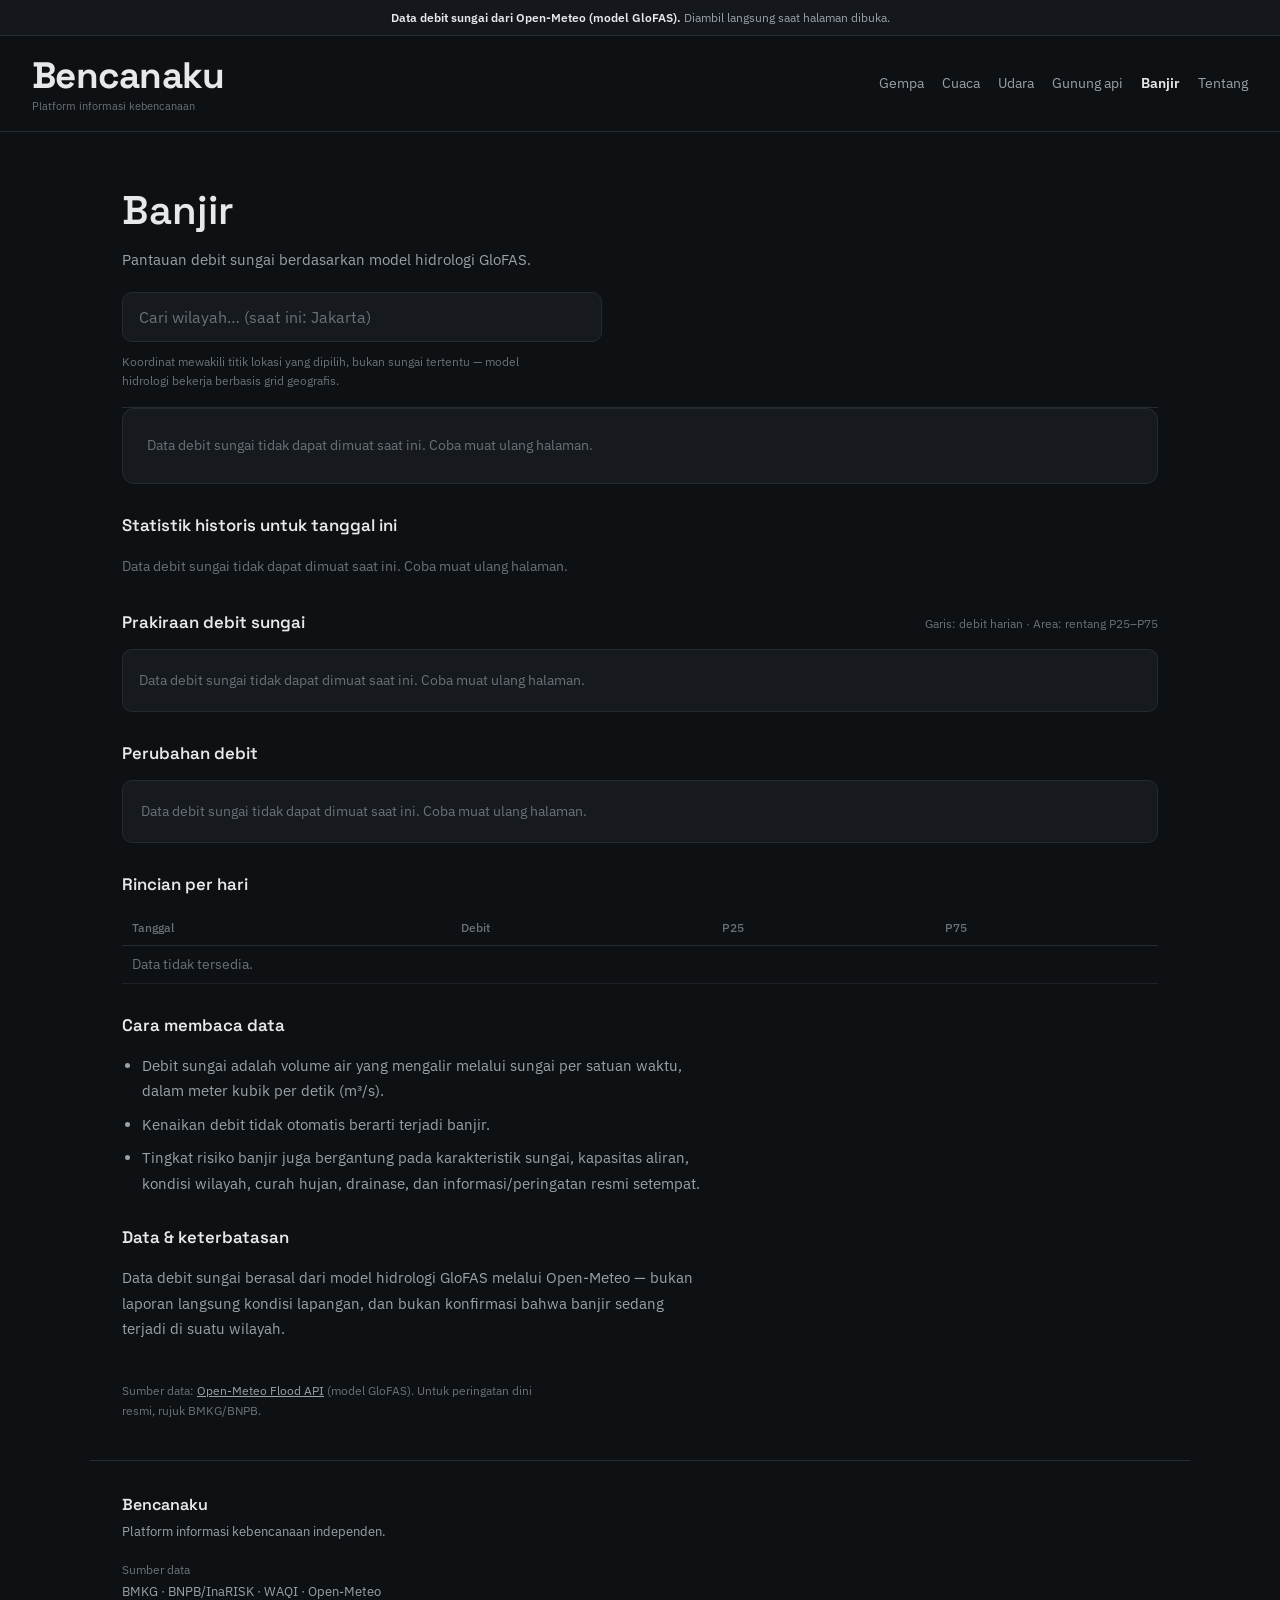
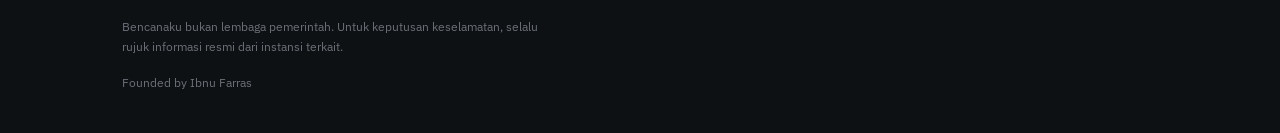
<file: banjir.html>
<!DOCTYPE html>
<html lang="id">
<head>
<meta charset="UTF-8">
<meta name="viewport" content="width=device-width, initial-scale=1.0">
<title>Banjir — Bencanaku</title>
<meta name="description" content="Pantauan debit sungai di Indonesia berdasarkan model hidrologi GloFAS via Open-Meteo.">
<link rel="preconnect" href="https://fonts.googleapis.com">
<link rel="preconnect" href="https://fonts.gstatic.com" crossorigin>
<link href="https://fonts.googleapis.com/css2?family=Space+Grotesk:wght@500;600;700&family=IBM+Plex+Sans:wght@400;500;600&family=IBM+Plex+Mono:wght@500;600&display=swap" rel="stylesheet">
<link rel="stylesheet" href="style.css">
<link rel="manifest" href="manifest.json">
<link rel="icon" type="image/png" sizes="32x32" href="favicon-32.png">
<link rel="icon" type="image/png" sizes="16x16" href="favicon-16.png">
<link rel="apple-touch-icon" href="icons/apple-touch-icon.png">
<meta name="theme-color" content="#0E1114">
</head>
<body>
 
<div class="demo-banner">
  <strong>Data debit sungai dari Open-Meteo (model GloFAS).</strong> Diambil langsung saat halaman dibuka.
</div>
 
<header class="site-header">
  <div class="header-row">
    <div class="brand">
      <a href="index.html" class="brand-link">
        <span class="brand-mark">Bencanaku</span>
        <span class="brand-sub">Platform informasi kebencanaan</span>
      </a>
    </div>
  </div>
  <nav class="site-nav">
    <a href="gempa.html">Gempa</a>
    <a href="cuaca.html">Cuaca</a>
    <a href="udara.html">Udara</a>
    <a href="gunung-api.html">Gunung api</a>
    <a href="banjir.html" style="color:var(--text); font-weight:600;">Banjir</a>
    <a href="tentang.html">Tentang</a>
  </nav>
</header>
 
<main>
 
  <section class="hero" style="padding-bottom: 16px;">
    <h1>Banjir</h1>
    <p class="hero-lead">Pantauan debit sungai berdasarkan model hidrologi GloFAS.</p>
 
    <div class="udara-search-wrap">
      <input type="text" id="floodSearch" class="udara-search-input" placeholder="Cari wilayah…" autocomplete="off">
      <ul id="floodSearchResults" class="region-dropdown" hidden></ul>
    </div>
    <p class="caveat-text">
      Koordinat mewakili titik lokasi yang dipilih, bukan sungai tertentu — model hidrologi bekerja berbasis grid geografis.
    </p>
  </section>
 
  <!-- Hero: debit sungai saat ini -->
  <section>
    <div id="floodHero" class="flood-hero">
      <p class="fallback-text">Memuat data debit sungai…</p>
    </div>
  </section>
 
  <!-- Statistik -->
  <section>
    <div class="section-head">
      <h2>Statistik historis untuk tanggal ini</h2>
    </div>
    <div id="floodStats" class="flood-stats-grid">
      <p class="fallback-text">Memuat…</p>
    </div>
  </section>
 
  <!-- Grafik -->
  <section>
    <div class="section-head">
      <h2>Prakiraan debit sungai</h2>
      <span class="section-note">Garis: debit harian · Area: rentang P25–P75</span>
    </div>
    <div id="floodChart" class="flood-chart-wrap">
      <p class="fallback-text">Memuat grafik…</p>
    </div>
  </section>
 
  <!-- Trend -->
  <section>
    <div class="section-head">
      <h2>Perubahan debit</h2>
    </div>
    <div id="floodTrend" class="flood-trend-box">
      <p class="fallback-text">Memuat…</p>
    </div>
  </section>
 
  <!-- Tabel prakiraan -->
  <section>
    <div class="section-head">
      <h2>Rincian per hari</h2>
    </div>
    <div class="flood-table-wrap">
      <table class="flood-table" id="floodTable">
        <thead>
          <tr><th>Tanggal</th><th>Debit</th><th>P25</th><th>P75</th></tr>
        </thead>
        <tbody id="floodTableBody">
          <tr><td colspan="4" class="fallback-text">Memuat…</td></tr>
        </tbody>
      </table>
    </div>
  </section>
 
  <!-- Edukasi -->
  <section>
    <div class="section-head">
      <h2>Cara membaca data</h2>
    </div>
    <ul class="flood-explainer-list">
      <li>Debit sungai adalah volume air yang mengalir melalui sungai per satuan waktu, dalam meter kubik per detik (m³/s).</li>
      <li>Kenaikan debit tidak otomatis berarti terjadi banjir.</li>
      <li>Tingkat risiko banjir juga bergantung pada karakteristik sungai, kapasitas aliran, kondisi wilayah, curah hujan, drainase, dan informasi/peringatan resmi setempat.</li>
    </ul>
  </section>
 
  <!-- Keterbatasan data -->
  <section>
    <div class="section-head">
      <h2>Data & keterbatasan</h2>
    </div>
    <p style="color: var(--text-dim); line-height: 1.7; max-width: 65ch;">
      Data debit sungai berasal dari model hidrologi GloFAS melalui Open-Meteo — bukan laporan langsung kondisi lapangan, dan bukan konfirmasi bahwa banjir sedang terjadi di suatu wilayah.
    </p>
  </section>
 
  <p class="footer-disclaimer" style="padding: 24px 0;">
    Sumber data: <a href="https://open-meteo.com/en/docs/flood-api" style="color:var(--text-dim);">Open-Meteo Flood API</a> (model GloFAS). Untuk peringatan dini resmi, rujuk BMKG/BNPB.
  </p>
 
</main>
 
<footer class="site-footer">
  <div class="footer-brand">Bencanaku</div>
  <p class="footer-desc">Platform informasi kebencanaan independen.</p>
  <p class="footer-sources">
    <span class="footer-label">Sumber data</span><br>
    BMKG · BNPB/InaRISK · WAQI · Open-Meteo
  </p>
  <p class="footer-disclaimer">
    Bencanaku bukan lembaga pemerintah. Untuk keputusan keselamatan, selalu rujuk informasi resmi dari instansi terkait.
  </p>
  <p class="footer-credit">Founded by Ibnu Farras</p>
</footer>
 
<noscript>
  <p style="text-align:center; padding:16px; color:#DD6363; font-size:0.85rem;">
    Bencanaku butuh JavaScript aktif untuk menampilkan data. Aktifkan JavaScript di browser kamu.
  </p>
</noscript>
 
<script src="banjir.js"></script>
</body>
</html>
</file>
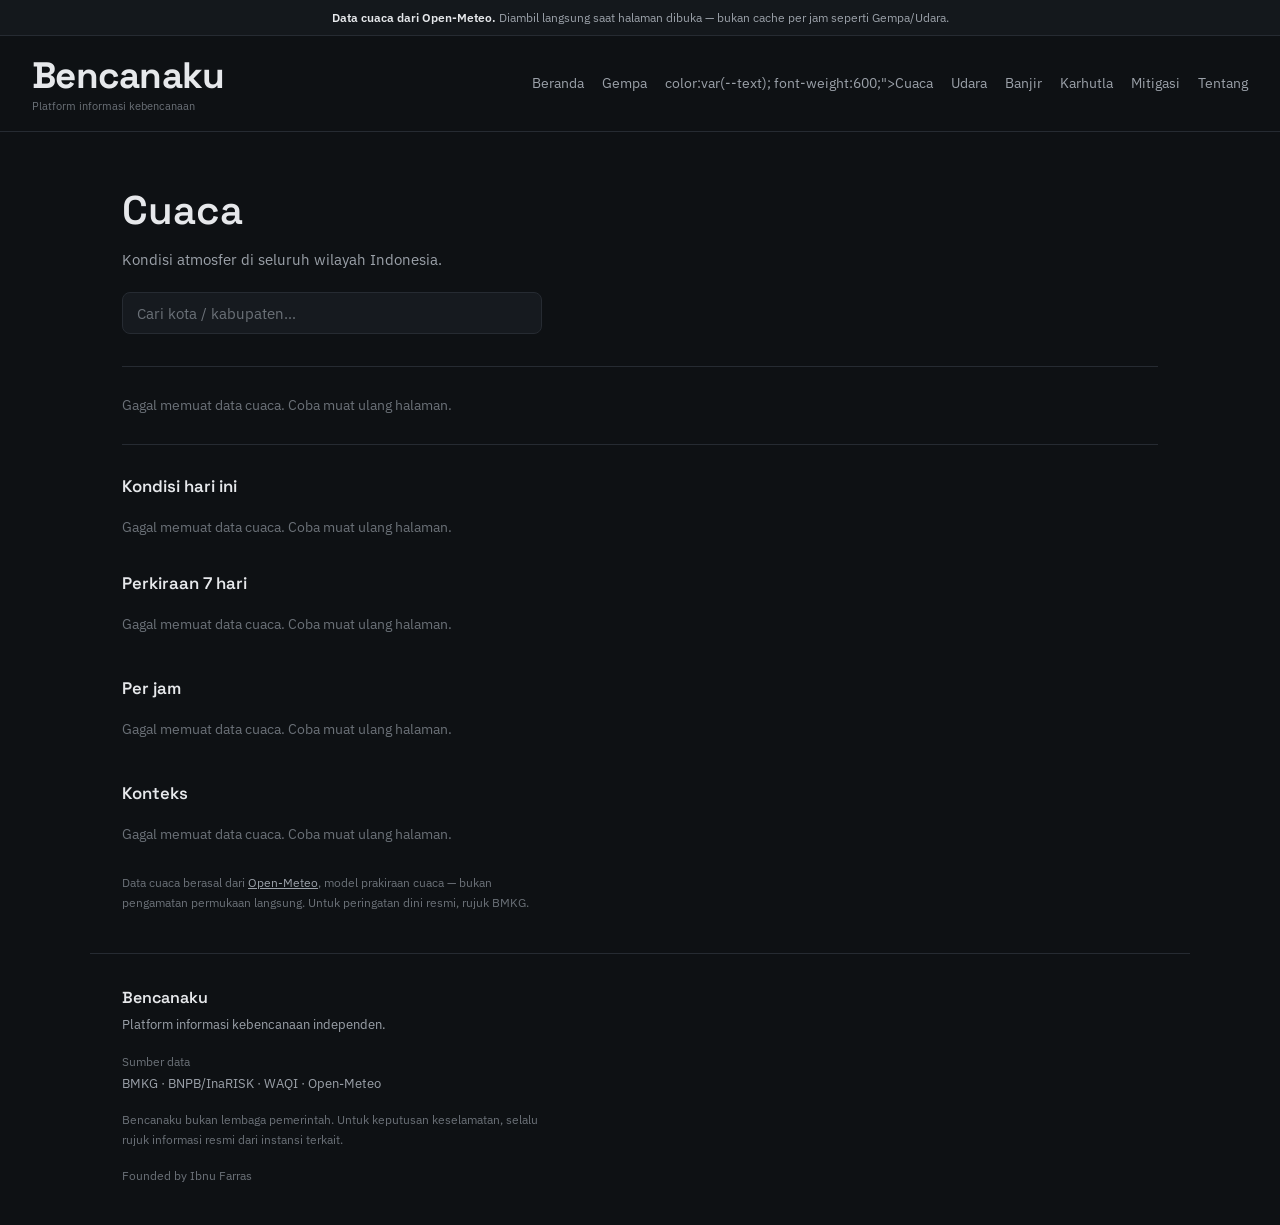
<file: cuaca.html>
<!DOCTYPE html>
<html lang="id">
<head>
<meta charset="UTF-8">
<meta name="viewport" content="width=device-width, initial-scale=1.0">
<title>Cuaca — Bencanaku</title>
<meta name="description" content="Kondisi cuaca dan atmosfer di seluruh wilayah Indonesia, berdasarkan data Open-Meteo.">
<link rel="preconnect" href="https://fonts.googleapis.com">
<link rel="preconnect" href="https://fonts.gstatic.com" crossorigin>
<link href="https://fonts.googleapis.com/css2?family=Space+Grotesk:wght@500;600;700&family=IBM+Plex+Sans:wght@400;500;600&family=IBM+Plex+Mono:wght@500;600&display=swap" rel="stylesheet">
<link rel="stylesheet" href="style.css">
<link rel="manifest" href="manifest.json">
<link rel="icon" type="image/png" sizes="32x32" href="favicon-32.png">
<link rel="icon" type="image/png" sizes="16x16" href="favicon-16.png">
<link rel="apple-touch-icon" href="icons/apple-touch-icon.png">
<meta name="theme-color" content="#0E1114">
</head>
<body>
 
<div class="demo-banner">
  <strong>Data cuaca dari Open-Meteo.</strong> Diambil langsung saat halaman dibuka — bukan cache per jam seperti Gempa/Udara.
</div>
 
<header class="site-header">
  <div class="header-row">
    <div class="brand">
      <a href="index.html" class="brand-link">
        <span class="brand-mark">Bencanaku</span>
        <span class="brand-sub">Platform informasi kebencanaan</span>
      </a>
    </div>
  </div>
 <nav class="site-nav main-nav">
    <a href="index.html">Beranda</a>
    <a href="gempa.html">Gempa</a>
    <a href="cuaca.html">color:var(--text); font-weight:600;">Cuaca</a>
    <a href="udara.html">Udara</a>
    <a href="banjir.html">Banjir</a>
    <a href="karhutla.html">Karhutla</a>
    <a href="mitigasi.html">Mitigasi</a>
    <a href="tentang.html">Tentang</a>
</nav>
</header>
 
<main>
 
  <section class="hero">
    <h1>Cuaca</h1>
    <p class="hero-lead">Kondisi atmosfer di seluruh wilayah Indonesia.</p>
 
    <div class="weather-search-wrap">
      <input type="text" id="weatherSearch" placeholder="Cari kota / kabupaten…" autocomplete="off">
      <ul id="weatherSearchResults" class="region-dropdown" hidden></ul>
    </div>
  </section>
 
  <section class="weather-hero" id="weatherHero">
    <p class="fallback-text">Memuat data cuaca…</p>
  </section>
 
  <section>
    <div class="section-head">
      <h2>Kondisi hari ini</h2>
    </div>
    <div class="weather-today" id="weatherToday">
      <p class="fallback-text">Memuat…</p>
    </div>
  </section>
 
  <section>
    <div class="section-head">
      <h2>Perkiraan 7 hari</h2>
    </div>
    <div class="weather-timeline" id="weatherWeekly">
      <p class="fallback-text">Memuat…</p>
    </div>
  </section>
 
  <section>
    <div class="section-head">
      <h2>Per jam</h2>
    </div>
    <div class="weather-hourly" id="weatherHourly">
      <p class="fallback-text">Memuat…</p>
    </div>
  </section>
 
  <section>
    <div class="section-head">
      <h2>Konteks</h2>
    </div>
    <div class="weather-context" id="weatherContext">
      <p class="fallback-text">Memuat…</p>
    </div>
  </section>
 
  <p class="footer-disclaimer" style="padding: 24px 0;">
    Data cuaca berasal dari <a href="https://open-meteo.com" style="color:var(--text-dim);">Open-Meteo</a>, model prakiraan cuaca — bukan pengamatan permukaan langsung. Untuk peringatan dini resmi, rujuk BMKG.
  </p>
 
</main>
 
<footer class="site-footer">
  <div class="footer-brand">Bencanaku</div>
  <p class="footer-desc">Platform informasi kebencanaan independen.</p>
 
  <p class="footer-sources">
    <span class="footer-label">Sumber data</span><br>
    BMKG · BNPB/InaRISK · WAQI · Open-Meteo
  </p>
 
  <p class="footer-disclaimer">
    Bencanaku bukan lembaga pemerintah. Untuk keputusan keselamatan, selalu rujuk informasi resmi dari instansi terkait.
  </p>
 
  <p class="footer-credit">Founded by Ibnu Farras</p>
</footer>
 
<noscript>
  <p style="text-align:center; padding:16px; color:#DD6363; font-size:0.85rem;">
    Bencanaku butuh JavaScript aktif untuk menampilkan data. Aktifkan JavaScript di browser kamu.
  </p>
</noscript>
 
<script src="cuaca.js"></script>
</body>
</html>
</file>
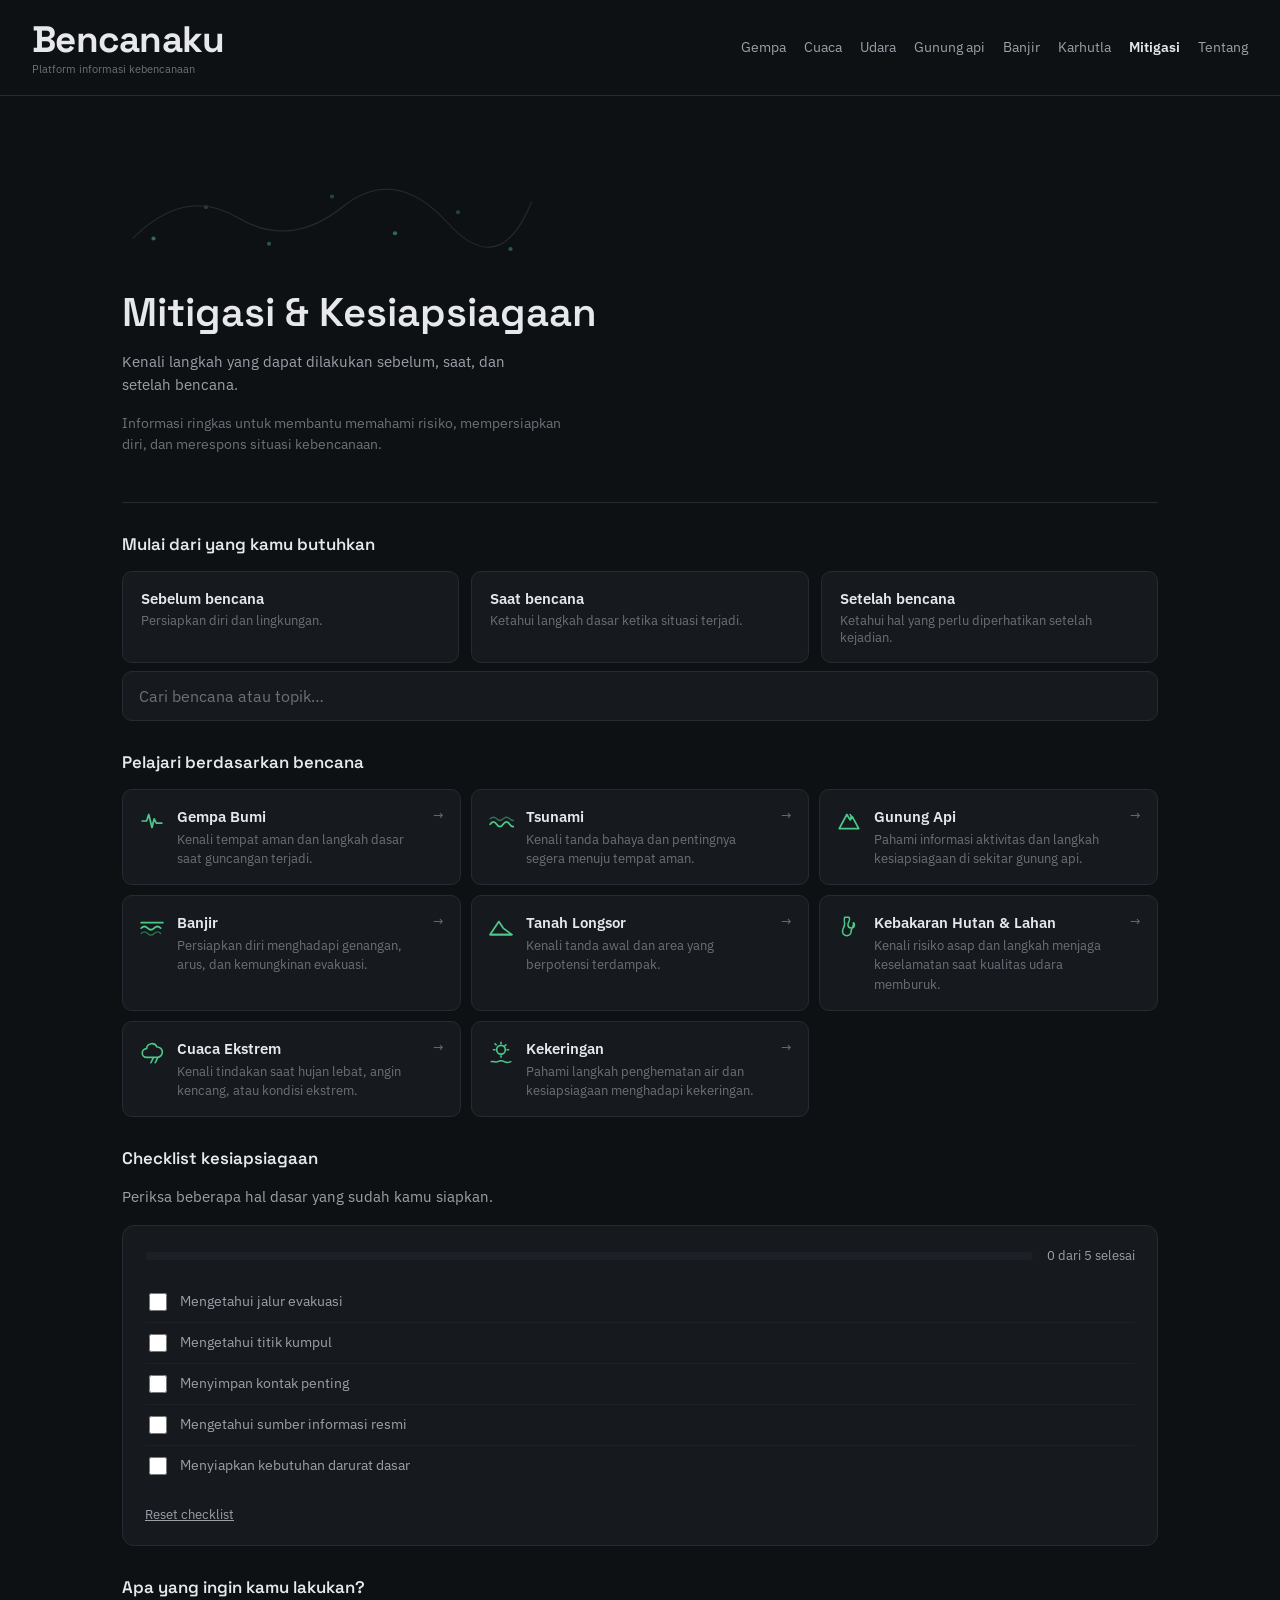
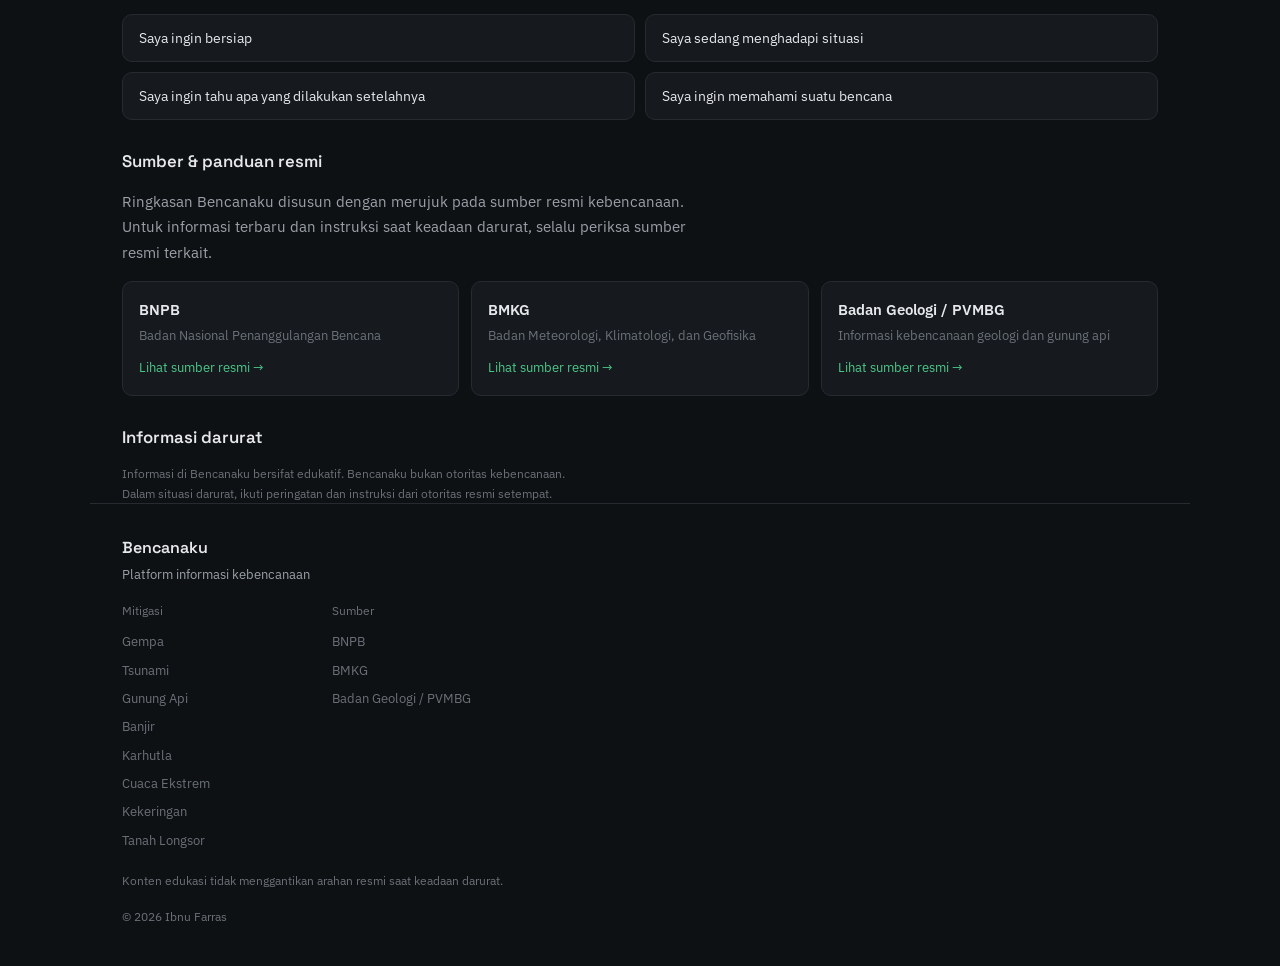
<file: mitigasi.html>
<!DOCTYPE html>
<html lang="id">
<head>
<meta charset="UTF-8">
<meta name="viewport" content="width=device-width, initial-scale=1.0">
<title>Mitigasi & Kesiapsiagaan — Bencanaku</title>
<meta name="description" content="Pusat edukasi kesiapsiagaan bencana Bencanaku — kenali langkah sebelum, saat, dan setelah bencana untuk gempa, tsunami, gunung api, banjir, dan lainnya.">
<link rel="preconnect" href="https://fonts.googleapis.com">
<link rel="preconnect" href="https://fonts.gstatic.com" crossorigin>
<link href="https://fonts.googleapis.com/css2?family=Space+Grotesk:wght@500;600;700&family=IBM+Plex+Sans:wght@400;500;600&family=IBM+Plex+Mono:wght@500;600&display=swap" rel="stylesheet">
<link rel="stylesheet" href="style.css">
<link rel="manifest" href="manifest.json">
<link rel="icon" type="image/png" sizes="32x32" href="favicon-32.png">
<link rel="icon" type="image/png" sizes="16x16" href="favicon-16.png">
<link rel="apple-touch-icon" href="icons/apple-touch-icon.png">
<meta name="theme-color" content="#0E1114">
</head>
<body>

<header class="site-header">
  <div class="header-row">
    <div class="brand">
      <a href="index.html" class="brand-link">
        <span class="brand-mark">Bencanaku</span>
        <span class="brand-sub">Platform informasi kebencanaan</span>
      </a>
    </div>
  </div>
  <nav class="site-nav">
    <a href="gempa.html">Gempa</a>
    <a href="cuaca.html">Cuaca</a>
    <a href="udara.html">Udara</a>
    <a href="gunung-api.html">Gunung api</a>
    <a href="banjir.html">Banjir</a>
    <a href="karhutla.html">Karhutla</a>
    <a href="mitigasi.html" style="color:var(--text); font-weight:600;">Mitigasi</a>
    <a href="tentang.html">Tentang</a>
  </nav>
</header>

<main>

  <!-- Hero -->
  <section class="hero mitigasi-hero">
    <svg class="mitigasi-hero-pattern" viewBox="0 0 400 120" aria-hidden="true">
      <circle cx="30" cy="90" r="2" fill="var(--green)" opacity="0.5"/>
      <circle cx="80" cy="60" r="2" fill="var(--green)" opacity="0.3"/>
      <circle cx="140" cy="95" r="2" fill="var(--green)" opacity="0.4"/>
      <circle cx="200" cy="50" r="2" fill="var(--green)" opacity="0.3"/>
      <circle cx="260" cy="85" r="2" fill="var(--green)" opacity="0.5"/>
      <circle cx="320" cy="65" r="2" fill="var(--green)" opacity="0.3"/>
      <circle cx="370" cy="100" r="2" fill="var(--green)" opacity="0.4"/>
      <path d="M10 90 Q 60 40 110 70 T 210 60 T 310 75 T 390 55" stroke="var(--border)" stroke-width="1" fill="none"/>
    </svg>
    <h1>Mitigasi &amp; Kesiapsiagaan</h1>
    <p class="hero-lead">Kenali langkah yang dapat dilakukan sebelum, saat, dan setelah bencana.</p>
    <p class="mitigasi-hero-support">Informasi ringkas untuk membantu memahami risiko, mempersiapkan diri, dan merespons situasi kebencanaan.</p>
  </section>

  <!-- Quick action: 3 fase -->
  <section>
    <div class="section-head">
      <h2>Mulai dari yang kamu butuhkan</h2>
    </div>
    <div class="mitigasi-phase-grid">
      <button class="mitigasi-phase-btn" data-phase="sebelum">
        <span class="mitigasi-phase-title">Sebelum bencana</span>
        <span class="mitigasi-phase-desc">Persiapkan diri dan lingkungan.</span>
      </button>
      <button class="mitigasi-phase-btn" data-phase="saat">
        <span class="mitigasi-phase-title">Saat bencana</span>
        <span class="mitigasi-phase-desc">Ketahui langkah dasar ketika situasi terjadi.</span>
      </button>
      <button class="mitigasi-phase-btn" data-phase="setelah">
        <span class="mitigasi-phase-title">Setelah bencana</span>
        <span class="mitigasi-phase-desc">Ketahui hal yang perlu diperhatikan setelah kejadian.</span>
      </button>
    </div>
  </section>

  <!-- Search -->
  <section>
    <div class="udara-search-wrap" style="max-width:100%;">
      <input type="text" id="mitigasiSearch" class="udara-search-input" placeholder="Cari bencana atau topik…" autocomplete="off">
    </div>
  </section>

  <!-- Kategori -->
  <section id="kategoriSection">
    <div class="section-head">
      <h2>Pelajari berdasarkan bencana</h2>
    </div>
    <div id="mitigasiGrid" class="mitigasi-grid"></div>
    <p id="mitigasiEmpty" class="fallback-text" hidden>Topik belum ditemukan.<br>Coba kata kunci lain.</p>
  </section>

  <!-- Detail panel -->
  <section id="mitigasiDetailSection" hidden>
    <div id="mitigasiDetail" class="mitigasi-detail"></div>
  </section>

  <!-- Checklist -->
  <section>
    <div class="section-head">
      <h2>Checklist kesiapsiagaan</h2>
    </div>
    <p class="hero-lead" style="margin-bottom:16px;">Periksa beberapa hal dasar yang sudah kamu siapkan.</p>
    <div class="mitigasi-checklist-box">
      <div class="mitigasi-progress-row">
        <div class="mitigasi-progress-track"><div id="mitigasiProgressFill" class="mitigasi-progress-fill"></div></div>
        <span id="mitigasiProgressText" class="mitigasi-progress-text">0 dari 5 selesai</span>
      </div>
      <ul id="mitigasiChecklist" class="mitigasi-checklist"></ul>
      <button id="mitigasiResetBtn" class="region-change-btn" type="button">Reset checklist</button>
    </div>
  </section>

  <!-- Decision helper -->
  <section>
    <div class="section-head">
      <h2>Apa yang ingin kamu lakukan?</h2>
    </div>
    <div class="mitigasi-decision-grid">
      <button class="mitigasi-decision-btn" data-decision="sebelum">Saya ingin bersiap</button>
      <button class="mitigasi-decision-btn" data-decision="saat">Saya sedang menghadapi situasi</button>
      <button class="mitigasi-decision-btn" data-decision="setelah">Saya ingin tahu apa yang dilakukan setelahnya</button>
      <button class="mitigasi-decision-btn" data-decision="pahami">Saya ingin memahami suatu bencana</button>
    </div>
  </section>

  <!-- Sumber resmi -->
  <section>
    <div class="section-head">
      <h2>Sumber &amp; panduan resmi</h2>
    </div>
    <p style="color: var(--text-dim); line-height: 1.7; max-width: 65ch; margin-bottom: 16px;">
      Ringkasan Bencanaku disusun dengan merujuk pada sumber resmi kebencanaan. Untuk informasi terbaru dan instruksi saat keadaan darurat, selalu periksa sumber resmi terkait.
    </p>
    <div class="mitigasi-source-grid">
      <div class="mitigasi-source-card">
        <div class="mitigasi-source-name">BNPB</div>
        <div class="mitigasi-source-desc">Badan Nasional Penanggulangan Bencana</div>
        <a href="https://bnpb.go.id" class="mitigasi-source-link">Lihat sumber resmi →</a>
      </div>
      <div class="mitigasi-source-card">
        <div class="mitigasi-source-name">BMKG</div>
        <div class="mitigasi-source-desc">Badan Meteorologi, Klimatologi, dan Geofisika</div>
        <a href="https://www.bmkg.go.id" class="mitigasi-source-link">Lihat sumber resmi →</a>
      </div>
      <div class="mitigasi-source-card">
        <div class="mitigasi-source-name">Badan Geologi / PVMBG</div>
        <div class="mitigasi-source-desc">Informasi kebencanaan geologi dan gunung api</div>
        <a href="https://vsi.esdm.go.id" class="mitigasi-source-link">Lihat sumber resmi →</a>
      </div>
    </div>
  </section>

  <!-- Informasi darurat -->
  <section>
    <div class="section-head">
      <h2>Informasi darurat</h2>
    </div>
    <p class="caveat-text" style="max-width:65ch;">
      Informasi di Bencanaku bersifat edukatif. Bencanaku bukan otoritas kebencanaan. Dalam situasi darurat, ikuti peringatan dan instruksi dari otoritas resmi setempat.
    </p>
  </section>

</main>

<footer class="site-footer">
  <div class="footer-brand">Bencanaku</div>
  <p class="footer-desc">Platform informasi kebencanaan</p>

  <div class="mitigasi-footer-cols">
    <div>
      <div class="footer-label" style="margin-bottom:8px;">Mitigasi</div>
      <a href="#" class="mitigasi-footer-link" data-topic="gempa">Gempa</a>
      <a href="#" class="mitigasi-footer-link" data-topic="tsunami">Tsunami</a>
      <a href="#" class="mitigasi-footer-link" data-topic="gunung-api">Gunung Api</a>
      <a href="#" class="mitigasi-footer-link" data-topic="banjir">Banjir</a>
      <a href="#" class="mitigasi-footer-link" data-topic="karhutla">Karhutla</a>
      <a href="#" class="mitigasi-footer-link" data-topic="cuaca-ekstrem">Cuaca Ekstrem</a>
      <a href="#" class="mitigasi-footer-link" data-topic="kekeringan">Kekeringan</a>
      <a href="#" class="mitigasi-footer-link" data-topic="longsor">Tanah Longsor</a>
    </div>
    <div>
      <div class="footer-label" style="margin-bottom:8px;">Sumber</div>
      <a href="https://bnpb.go.id" class="mitigasi-footer-link">BNPB</a>
      <a href="https://www.bmkg.go.id" class="mitigasi-footer-link">BMKG</a>
      <a href="https://vsi.esdm.go.id" class="mitigasi-footer-link">Badan Geologi / PVMBG</a>
    </div>
  </div>

  <p class="footer-disclaimer" style="margin-top:16px;">
    Konten edukasi tidak menggantikan arahan resmi saat keadaan darurat.
  </p>

  <p class="footer-credit">© 2026 Ibnu Farras</p>
</footer>

<noscript>
  <p style="text-align:center; padding:16px; color:#DD6363; font-size:0.85rem;">
    Bencanaku butuh JavaScript aktif untuk menampilkan halaman ini. Aktifkan JavaScript di browser kamu.
  </p>
</noscript>

<script src="mitigasi.js"></script>
</body>
</html>
</file>
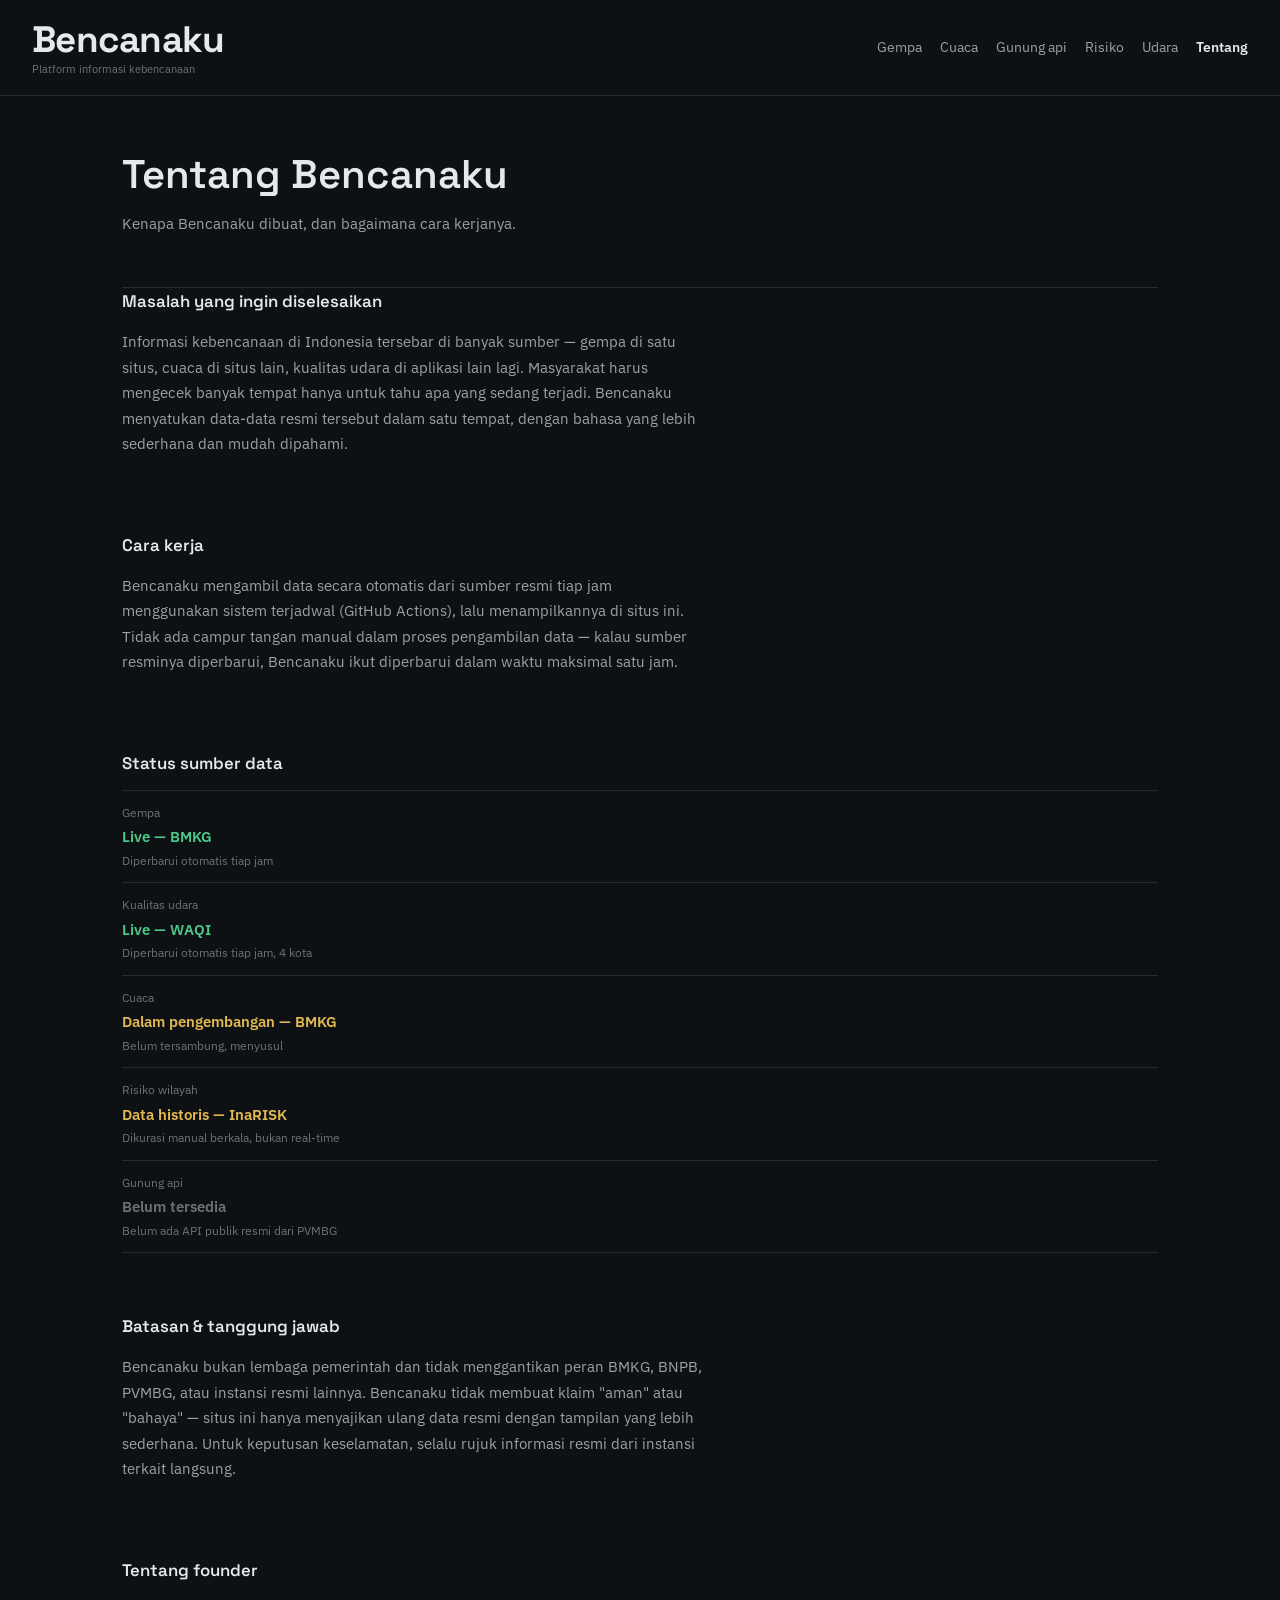
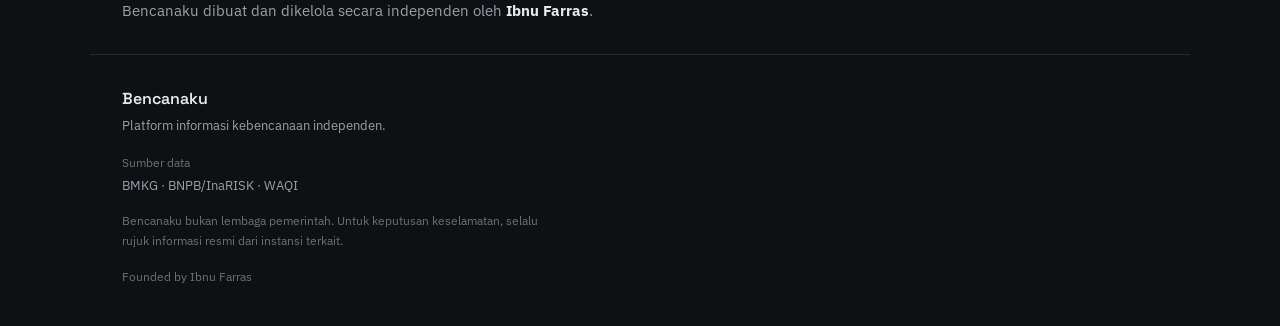
<file: tentang.html>
<!DOCTYPE html>
<html lang="id">
<head>
<meta charset="UTF-8">
<meta name="viewport" content="width=device-width, initial-scale=1.0">
<title>Tentang — Bencanaku</title>
<meta name="description" content="Bencanaku mengumpulkan data kebencanaan dari sumber resmi Indonesia dan menyajikannya dalam bahasa yang sederhana. Kenali cara kerja dan sumber datanya.">
<link rel="preconnect" href="https://fonts.googleapis.com">
<link rel="preconnect" href="https://fonts.gstatic.com" crossorigin>
<link href="https://fonts.googleapis.com/css2?family=Space+Grotesk:wght@500;600;700&family=IBM+Plex+Sans:wght@400;500;600&family=IBM+Plex+Mono:wght@500;600&display=swap" rel="stylesheet">
<link rel="stylesheet" href="style.css">
<link rel="manifest" href="manifest.json">
<link rel="icon" type="image/png" sizes="32x32" href="favicon-32.png">
<link rel="icon" type="image/png" sizes="16x16" href="favicon-16.png">
<link rel="apple-touch-icon" href="icons/apple-touch-icon.png">
<meta name="theme-color" content="#0E1114">
</head>
<body>
 
<header class="site-header">
  <div class="header-row">
    <div class="brand">
      <a href="index.html" class="brand-link">
        <span class="brand-mark">Bencanaku</span>
        <span class="brand-sub">Platform informasi kebencanaan</span>
      </a>
    </div>
  </div>
  <nav class="site-nav">
    <a href="gempa.html">Gempa</a>
    <a href="cuaca.html">Cuaca</a>
    <a href="gunung-api.html">Gunung api</a>
    <a href="risiko.html">Risiko</a>
    <a href="udara.html">Udara</a>
    <a href="tentang.html" style="color:var(--text); font-weight:600;">Tentang</a>
  </nav>
</header>
 
<main>
 
  <section class="hero">
    <h1>Tentang Bencanaku</h1>
    <p class="hero-lead">Kenapa Bencanaku dibuat, dan bagaimana cara kerjanya.</p>
  </section>
 
  <section class="lower-grid" style="grid-template-columns: 1fr; gap: 32px;">
 
    <div>
      <div class="section-head" style="margin-top: 0;">
        <h2>Masalah yang ingin diselesaikan</h2>
      </div>
      <p style="color: var(--text-dim); line-height: 1.7; max-width: 65ch;">
        Informasi kebencanaan di Indonesia tersebar di banyak sumber — gempa di satu situs, cuaca di situs lain, kualitas udara di aplikasi lain lagi. Masyarakat harus mengecek banyak tempat hanya untuk tahu apa yang sedang terjadi. Bencanaku menyatukan data-data resmi tersebut dalam satu tempat, dengan bahasa yang lebih sederhana dan mudah dipahami.
      </p>
    </div>
 
    <div>
      <div class="section-head">
        <h2>Cara kerja</h2>
      </div>
      <p style="color: var(--text-dim); line-height: 1.7; max-width: 65ch;">
        Bencanaku mengambil data secara otomatis dari sumber resmi tiap jam menggunakan sistem terjadwal (GitHub Actions), lalu menampilkannya di situs ini. Tidak ada campur tangan manual dalam proses pengambilan data — kalau sumber resminya diperbarui, Bencanaku ikut diperbarui dalam waktu maksimal satu jam.
      </p>
    </div>
 
    <div>
      <div class="section-head">
        <h2>Status sumber data</h2>
      </div>
      <div class="area-readout">
        <div class="area-row">
          <div class="area-row-label">Gempa</div>
          <div class="area-row-value">
            <span class="value tone-green">Live — BMKG</span>
            <span class="source">Diperbarui otomatis tiap jam</span>
          </div>
        </div>
        <div class="area-row">
          <div class="area-row-label">Kualitas udara</div>
          <div class="area-row-value">
            <span class="value tone-green">Live — WAQI</span>
            <span class="source">Diperbarui otomatis tiap jam, 4 kota</span>
          </div>
        </div>
        <div class="area-row">
          <div class="area-row-label">Cuaca</div>
          <div class="area-row-value">
            <span class="value tone-yellow">Dalam pengembangan — BMKG</span>
            <span class="source">Belum tersambung, menyusul</span>
          </div>
        </div>
        <div class="area-row">
          <div class="area-row-label">Risiko wilayah</div>
          <div class="area-row-value">
            <span class="value tone-yellow">Data historis — InaRISK</span>
            <span class="source">Dikurasi manual berkala, bukan real-time</span>
          </div>
        </div>
        <div class="area-row">
          <div class="area-row-label">Gunung api</div>
          <div class="area-row-value">
            <span class="value" style="color: var(--text-faint);">Belum tersedia</span>
            <span class="source">Belum ada API publik resmi dari PVMBG</span>
          </div>
        </div>
      </div>
    </div>
 
    <div>
      <div class="section-head">
        <h2>Batasan & tanggung jawab</h2>
      </div>
      <p style="color: var(--text-dim); line-height: 1.7; max-width: 65ch;">
        Bencanaku bukan lembaga pemerintah dan tidak menggantikan peran BMKG, BNPB, PVMBG, atau instansi resmi lainnya. Bencanaku tidak membuat klaim "aman" atau "bahaya" — situs ini hanya menyajikan ulang data resmi dengan tampilan yang lebih sederhana. Untuk keputusan keselamatan, selalu rujuk informasi resmi dari instansi terkait langsung.
      </p>
    </div>
 
    <div>
      <div class="section-head">
        <h2>Tentang founder</h2>
      </div>
      <p style="color: var(--text-dim); line-height: 1.7; max-width: 65ch;">
        Bencanaku dibuat dan dikelola secara independen oleh <strong style="color: var(--text);">Ibnu Farras</strong>.
      </p>
    </div>
 
  </section>
 
</main>
 
<footer class="site-footer">
  <div class="footer-brand">Bencanaku</div>
  <p class="footer-desc">Platform informasi kebencanaan independen.</p>
 
  <p class="footer-sources">
    <span class="footer-label">Sumber data</span><br>
    BMKG · BNPB/InaRISK · WAQI
  </p>
 
  <p class="footer-disclaimer">
    Bencanaku bukan lembaga pemerintah. Untuk keputusan keselamatan, selalu rujuk informasi resmi dari instansi terkait.
  </p>
 
  <p class="footer-credit">Founded by Ibnu Farras</p>
</footer>
 
<noscript>
  <p style="text-align:center; padding:16px; color:#DD6363; font-size:0.85rem;">
    Bencanaku butuh JavaScript aktif untuk menampilkan data. Aktifkan JavaScript di browser kamu.
  </p>
</noscript>
 
</body>
</html>
</file>
<file: style.css>
:root {
  --bg: #0e1114;
  --bg-panel: #161a1f;
  --border: #262b32;
  --border-soft: #1d2127;
  --text: #e6e8eb;
  --text-dim: #9ba1a9;
  --text-faint: #6b7178;

  --green: #4cc989;
  --yellow: #e3b94f;
  --orange: #e38f4f;
  --red: #dd6363;

  --font-display: "Space Grotesk", sans-serif;
  --font-body: "IBM Plex Sans", sans-serif;
  --font-data: "IBM Plex Mono", monospace;
}

* {
  box-sizing: border-box;
}

html,
body {
  overflow-x: hidden;
  max-width: 100%;
}

body {
  margin: 0;
  background: var(--bg);
  color: var(--text);
  font-family: var(--font-body);
  line-height: 1.55;
  font-size: 15px;
  -webkit-font-smoothing: antialiased;
}

a {
  color: inherit;
}

:focus-visible {
  outline: 2px solid var(--green);
  outline-offset: 2px;
}

img,
svg {
  max-width: 100%;
}

/* Demo banner */
.demo-banner {
  background: #14181c;
  color: var(--text-dim);
  font-size: 0.78rem;
  text-align: center;
  padding: 8px 16px;
  border-bottom: 1px solid var(--border);
}

.demo-banner strong {
  color: var(--text);
  font-weight: 600;
}

/* Header */
.site-header {
  border-bottom: 1px solid var(--border);
  padding: 14px 16px 0;
}

.header-row {
  display: flex;
  align-items: center;
  justify-content: space-between;
  gap: 12px;
  padding-bottom: 10px;
}

.brand {
  display: flex;
  flex-direction: column;
  line-height: 1.2;
  min-width: 0;
}

.brand-link {
  display: flex;
  flex-direction: column;
  text-decoration: none;
  color: inherit;
}

.brand-mark {
  font-family: var(--font-display);
  font-weight: 700;
  font-size: 1.9rem;
  letter-spacing: -0.02em;
}

.brand-sub {
  font-size: 0.7rem;
  color: var(--text-faint);
  margin-top: 1px;
  white-space: nowrap;
  overflow: hidden;
  text-overflow: ellipsis;
}

.region-select {
  display: flex;
  align-items: center;
  gap: 6px;
  background: transparent;
  border: 1px solid var(--border);
  color: var(--text);
  font-family: var(--font-body);
  font-size: 0.82rem;
  padding: 6px 10px;
  border-radius: 6px;
  cursor: pointer;
  flex-shrink: 0;
}

.region-select svg {
  color: var(--text-faint);
  transition: transform 0.15s ease;
}

.region-select[aria-expanded="true"] svg {
  transform: rotate(180deg);
}

.region-wrap {
  position: relative;
  flex-shrink: 0;
}

.region-dropdown {
  position: absolute;
  top: calc(100% + 6px);
  right: 0;
  min-width: 200px;
  max-height: 260px;
  overflow-y: auto;
  background: var(--bg-panel);
  border: 1px solid var(--border);
  border-radius: 8px;
  list-style: none;
  margin: 0;
  padding: 4px;
  z-index: 20;
  box-shadow: 0 8px 24px rgba(0, 0, 0, 0.35);
}

.region-dropdown li {
  padding: 9px 12px;
  font-size: 0.85rem;
  border-radius: 5px;
  cursor: pointer;
  color: var(--text-dim);
}

.region-dropdown li:hover,
.region-dropdown li:focus {
  background: var(--border-soft);
  color: var(--text);
}

.region-dropdown li[aria-selected="true"] {
  color: var(--green);
}

.fallback-text {
  color: var(--text-faint);
  font-size: 0.85rem;
  padding: 4px 0;
  margin: 0;
  grid-column: 1 / -1;
}

.site-header.is-stuck {
  position: sticky;
  top: 0;
  background: rgba(14, 17, 20, 0.92);
  backdrop-filter: blur(6px);
  z-index: 30;
}

.site-nav {
  display: flex;
  gap: 18px;
  font-size: 0.85rem;
  color: var(--text-dim);
  overflow-x: auto;
  -ms-overflow-style: none;
  scrollbar-width: none;
  padding-bottom: 10px;
  white-space: nowrap;
}

.site-nav::-webkit-scrollbar {
  display: none;
}

.site-nav a {
  text-decoration: none;
  flex-shrink: 0;
}

.site-nav a:hover {
  color: var(--text);
}

/* Main container */
main {
  max-width: 1100px;
  margin: 0 auto;
  padding: 0 16px;
  width: 100%;
}

/* Hero */
.hero {
  padding: 28px 0 24px;
  border-bottom: 1px solid var(--border);
}

.hero h1 {
  font-family: var(--font-display);
  font-weight: 600;
  font-size: clamp(1.75rem, 6vw, 2.5rem);
  margin: 0 0 6px;
}

.hero-lead {
  color: var(--text-dim);
  font-size: 0.95rem;
  margin: 0 0 20px;
  max-width: 46ch;
}

.status-grid {
  display: grid;
  grid-template-columns: 1fr 1fr;
  gap: 1px;
  background: var(--border);
  border: 1px solid var(--border);
  border-radius: 8px;
  overflow: hidden;
}

.status-item {
  display: flex;
  align-items: center;
  gap: 10px;
  padding: 14px 14px;
  background: var(--bg-panel);
}

.status-dot {
  width: 8px;
  height: 8px;
  border-radius: 50%;
  flex-shrink: 0;
}

.status-count {
  font-family: var(--font-data);
  font-weight: 600;
  font-size: 1rem;
}

.status-label {
  color: var(--text-dim);
  font-size: 0.78rem;
  line-height: 1.3;
}

.dot-green {
  background: var(--green);
}
.dot-yellow {
  background: var(--yellow);
}
.dot-orange {
  background: var(--orange);
}
.dot-red {
  background: var(--red);
}

.status-summary {
  font-size: 0.95rem;
  color: var(--text-dim);
  line-height: 1.6;
  margin: 0 0 4px;
  padding: 14px 16px;
  background: var(--bg-panel);
  border: 1px solid var(--border);
  border-radius: 8px;
}

.last-updated {
  font-size: 0.75rem;
  color: var(--text-faint);
  margin: 10px 2px 0;
}

.area-location {
  display: flex;
  align-items: center;
  justify-content: space-between;
  gap: 12px;
  padding: 2px 0 14px;
  flex-wrap: wrap;
}

.area-pin {
  font-size: 0.95rem;
  font-weight: 600;
}

.region-change-btn {
  background: none;
  border: none;
  color: var(--text-dim);
  font-size: 0.8rem;
  font-family: var(--font-body);
  text-decoration: underline;
  cursor: pointer;
  padding: 0;
}

.region-change-btn:hover {
  color: var(--text);
}

/* Section heads */
.section-head {
  display: flex;
  align-items: baseline;
  justify-content: space-between;
  margin: 28px 0 14px;
}

.section-head h2 {
  font-family: var(--font-display);
  font-weight: 600;
  font-size: 1.05rem;
  margin: 0;
}

.section-note {
  font-size: 0.78rem;
  color: var(--text-faint);
}

/* Map — plain section, not a heavy card */
.map-layer-toggles {
  display: flex;
  gap: 18px;
  margin-bottom: 10px;
  font-size: 0.85rem;
  color: var(--text-dim);
}

.map-layer-toggles label {
  display: flex;
  align-items: center;
  gap: 6px;
  cursor: pointer;
}

.map-frame {
  position: relative;
}

.map-svg {
  display: none;
} /* deprecated, kept only to avoid layout break if cached */

.leaflet-map {
  width: 100%;
  height: 280px;
  border: 1px solid var(--border-soft);
  border-radius: 8px;
  background: var(--bg-panel);
}

@media (min-width: 769px) {
  .leaflet-map {
    height: 420px;
  }
}

/* Dark-theme overrides for Leaflet's default light UI */
.leaflet-popup-content-wrapper,
.leaflet-popup-tip {
  background: var(--bg-panel);
  color: var(--text);
}

.leaflet-popup-content {
  font-family: var(--font-body);
  font-size: 0.85rem;
  line-height: 1.5;
}

.leaflet-popup-content b {
  font-family: var(--font-display);
}

.leaflet-container a.leaflet-popup-close-button {
  color: var(--text-dim);
}

.leaflet-control-attribution {
  background: rgba(14, 17, 20, 0.75) !important;
  color: var(--text-faint) !important;
  font-size: 0.68rem !important;
}

.leaflet-control-attribution a {
  color: var(--text-dim) !important;
}

.map-empty-note {
  padding: 10px 4px 0;
  font-size: 0.8rem;
  color: var(--text-faint);
}

.map-caveat {
  font-size: 0.72rem;
  color: var(--text-faint);
  margin: 10px 0 0;
  line-height: 1.5;
}

.map-legend {
  display: flex;
  gap: 16px;
  margin-top: 10px;
  font-size: 0.78rem;
  color: var(--text-dim);
  flex-wrap: wrap;
}

.map-legend span {
  display: flex;
  align-items: center;
  gap: 6px;
}

.dot {
  width: 7px;
  height: 7px;
  border-radius: 50%;
  display: inline-block;
}

/* Lower grid */
.lower-grid {
  display: grid;
  grid-template-columns: 1fr;
  gap: 8px;
  padding-bottom: 16px;
}

@media (min-width: 769px) {
  .lower-grid {
    grid-template-columns: 1.3fr 1fr;
    gap: 40px;
  }
}

/* Halaman Mitigasi */
.mitigasi-hero {
  position: relative;
}

.mitigasi-hero-pattern {
  width: 100%;
  height: auto;
  max-width: 420px;
  margin-bottom: 12px;
  display: block;
}

.mitigasi-hero-support {
  color: var(--text-faint);
  font-size: 0.85rem;
  max-width: 55ch;
  line-height: 1.6;
  margin-top: -4px;
}

.mitigasi-phase-grid {
  display: grid;
  grid-template-columns: 1fr;
  gap: 12px;
}

@media (min-width: 700px) {
  .mitigasi-phase-grid {
    grid-template-columns: repeat(3, 1fr);
  }
}

.mitigasi-phase-btn {
  display: flex;
  flex-direction: column;
  align-items: flex-start;
  gap: 4px;
  background: var(--bg-panel);
  border: 1px solid var(--border);
  border-radius: 10px;
  padding: 16px 18px;
  cursor: pointer;
  font-family: var(--font-body);
  text-align: left;
}

.mitigasi-phase-btn:hover,
.mitigasi-phase-btn:focus-visible {
  border-color: var(--green);
}

.mitigasi-phase-title {
  font-weight: 600;
  font-size: 0.95rem;
  color: var(--text);
}
.mitigasi-phase-desc {
  font-size: 0.8rem;
  color: var(--text-faint);
}

.mitigasi-grid {
  display: grid;
  grid-template-columns: 1fr;
  gap: 10px;
}

@media (min-width: 640px) {
  .mitigasi-grid {
    grid-template-columns: repeat(2, 1fr);
  }
}

@media (min-width: 1000px) {
  .mitigasi-grid {
    grid-template-columns: repeat(3, 1fr);
  }
}

.mitigasi-card {
  display: flex;
  align-items: flex-start;
  gap: 12px;
  background: var(--bg-panel);
  border: 1px solid var(--border);
  border-radius: 10px;
  padding: 16px;
  cursor: pointer;
  text-align: left;
  font-family: var(--font-body);
  color: var(--text);
  width: 100%;
}

.mitigasi-card:hover,
.mitigasi-card:focus-visible {
  border-color: var(--green);
}

.mitigasi-card-icon {
  flex-shrink: 0;
  color: var(--green);
  margin-top: 2px;
}

.mitigasi-card-body {
  flex: 1;
  min-width: 0;
}

.mitigasi-card-name {
  display: block;
  font-weight: 600;
  font-size: 0.95rem;
  margin-bottom: 4px;
}
.mitigasi-card-desc {
  display: block;
  font-size: 0.8rem;
  color: var(--text-faint);
  line-height: 1.5;
}
.mitigasi-card-arrow {
  color: var(--text-faint);
  flex-shrink: 0;
}

.mitigasi-detail {
  background: var(--bg-panel);
  border: 1px solid var(--border);
  border-radius: 12px;
  padding: 22px 24px;
}

.mitigasi-detail-header {
  display: flex;
  align-items: center;
  gap: 14px;
  margin-bottom: 16px;
  padding-bottom: 16px;
  border-bottom: 1px solid var(--border-soft);
}

.mitigasi-detail-header .mitigasi-card-icon {
  color: var(--green);
}

.mitigasi-detail-title {
  font-family: var(--font-display);
  font-weight: 700;
  font-size: 1.1rem;
  letter-spacing: 0.02em;
}

.mitigasi-detail-source {
  font-size: 0.75rem;
  color: var(--text-faint);
  text-decoration: underline;
}

.mitigasi-tabs {
  display: flex;
  gap: 0;
  border: 1px solid var(--border);
  border-radius: 8px;
  overflow: hidden;
  width: fit-content;
  margin-bottom: 16px;
}

.mitigasi-tab {
  background: transparent;
  border: none;
  border-right: 1px solid var(--border);
  color: var(--text-dim);
  font-family: var(--font-body);
  font-size: 0.8rem;
  font-weight: 600;
  padding: 8px 16px;
  cursor: pointer;
}

.mitigasi-tab:last-child {
  border-right: none;
}

.mitigasi-tab.active {
  background: var(--green);
  color: #0e1114;
}

.mitigasi-detail-list {
  color: var(--text-dim);
  line-height: 1.8;
  padding-left: 20px;
  margin: 0;
}

.mitigasi-checklist-box {
  background: var(--bg-panel);
  border: 1px solid var(--border);
  border-radius: 12px;
  padding: 20px 22px;
}

.mitigasi-progress-row {
  display: flex;
  align-items: center;
  gap: 14px;
  margin-bottom: 16px;
}

.mitigasi-progress-track {
  flex: 1;
  height: 8px;
  background: var(--border-soft);
  border-radius: 4px;
  overflow: hidden;
}

.mitigasi-progress-fill {
  height: 100%;
  background: var(--green);
  width: 0%;
  transition: width 0.3s ease;
}

.mitigasi-progress-text {
  font-size: 0.8rem;
  color: var(--text-dim);
  white-space: nowrap;
}

.mitigasi-checklist {
  list-style: none;
  margin: 0 0 16px;
  padding: 0;
}

.mitigasi-checklist-item {
  padding: 8px 0;
  border-bottom: 1px solid var(--border-soft);
}
.mitigasi-checklist-item:last-child {
  border-bottom: none;
}

.mitigasi-checklist-item label {
  display: flex;
  align-items: center;
  gap: 10px;
  cursor: pointer;
  font-size: 0.9rem;
  color: var(--text-dim);
}

.mitigasi-checklist-item input[type="checkbox"] {
  width: 18px;
  height: 18px;
  accent-color: var(--green);
  cursor: pointer;
}

.mitigasi-decision-grid {
  display: grid;
  grid-template-columns: 1fr;
  gap: 10px;
}

@media (min-width: 700px) {
  .mitigasi-decision-grid {
    grid-template-columns: repeat(2, 1fr);
  }
}

.mitigasi-decision-btn {
  background: var(--bg-panel);
  border: 1px solid var(--border);
  border-radius: 10px;
  padding: 14px 16px;
  color: var(--text);
  font-family: var(--font-body);
  font-size: 0.88rem;
  text-align: left;
  cursor: pointer;
}

.mitigasi-decision-btn:hover,
.mitigasi-decision-btn:focus-visible {
  border-color: var(--green);
}

.mitigasi-source-grid {
  display: grid;
  grid-template-columns: 1fr;
  gap: 12px;
}

@media (min-width: 700px) {
  .mitigasi-source-grid {
    grid-template-columns: repeat(3, 1fr);
  }
}

.mitigasi-source-card {
  background: var(--bg-panel);
  border: 1px solid var(--border);
  border-radius: 10px;
  padding: 16px;
}

.mitigasi-source-name {
  font-weight: 600;
  font-size: 0.95rem;
  margin-bottom: 4px;
}
.mitigasi-source-desc {
  font-size: 0.8rem;
  color: var(--text-faint);
  margin-bottom: 10px;
  line-height: 1.5;
}
.mitigasi-source-link {
  font-size: 0.82rem;
  color: var(--green);
  text-decoration: none;
}
.mitigasi-source-link:hover {
  text-decoration: underline;
}

.mitigasi-footer-cols {
  display: grid;
  grid-template-columns: repeat(2, 1fr);
  gap: 20px;
  margin: 16px 0;
  max-width: 400px;
}

.mitigasi-footer-link {
  display: block;
  font-size: 0.82rem;
  color: var(--text-faint);
  text-decoration: none;
  padding: 4px 0;
}

.mitigasi-footer-link:hover {
  color: var(--text-dim);
}

@media (prefers-reduced-motion: reduce) {
  .mitigasi-progress-fill {
    transition: none;
  }
}
.volcano-hero-top {
  display: flex;
  flex-direction: column;
  gap: 16px;
}

@media (min-width: 769px) {
  .volcano-hero-top {
    flex-direction: row;
    justify-content: space-between;
    align-items: flex-start;
  }
}

.volcano-hero-meta {
  display: flex;
  gap: 24px;
  font-size: 0.8rem;
  color: var(--text-dim);
  flex-wrap: wrap;
}

.volcano-hero-meta-label {
  color: var(--text-faint);
  font-size: 0.72rem;
}

/* Skeleton loader — bentuknya menyerupai card asli, bukan teks "Loading..." */
.skeleton-card {
  height: 90px;
  border-radius: 10px;
  background: linear-gradient(
    90deg,
    var(--bg-panel) 25%,
    var(--border-soft) 37%,
    var(--bg-panel) 63%
  );
  background-size: 400% 100%;
  animation: skeleton-shimmer 1.4s ease infinite;
}

@keyframes skeleton-shimmer {
  0% {
    background-position: 100% 50%;
  }
  100% {
    background-position: 0 50%;
  }
}

@media (prefers-reduced-motion: reduce) {
  .skeleton-card {
    animation: none;
  }
}

/* Summary cards (dipakai Gunung Api & Karhutla) */
.volcano-summary-grid {
  display: grid;
  grid-template-columns: repeat(2, 1fr);
  gap: 12px;
}

@media (min-width: 769px) {
  .volcano-summary-grid {
    grid-template-columns: repeat(4, 1fr);
  }
}

.volcano-summary-card {
  background: var(--bg-panel);
  border: 1px solid var(--border);
  border-left: 3px solid;
  border-radius: 8px;
  padding: 14px 16px;
}

.volcano-summary-count {
  font-family: var(--font-data);
  font-weight: 700;
  font-size: 1.5rem;
}

.volcano-summary-label {
  font-size: 0.75rem;
  color: var(--text-faint);
  margin-top: 4px;
  line-height: 1.4;
}

/* Segmented control untuk toggle layer peta */
.volcano-map-toggle {
  display: flex;
  gap: 0;
  margin-bottom: 10px;
  border: 1px solid var(--border);
  border-radius: 8px;
  overflow: hidden;
  width: fit-content;
}

.segmented-btn {
  background: var(--bg-panel);
  border: none;
  color: var(--text-dim);
  font-family: var(--font-body);
  font-size: 0.82rem;
  padding: 8px 14px;
  cursor: pointer;
  border-right: 1px solid var(--border);
}

.segmented-btn:last-child {
  border-right: none;
}

.segmented-btn.active {
  background: var(--border-soft);
  color: var(--text);
  font-weight: 600;
}

/* Layout peta + panel gunung terpilih */
.volcano-map-layout {
  display: flex;
  flex-direction: column;
  gap: 16px;
}

@media (min-width: 900px) {
  .volcano-map-layout {
    flex-direction: row;
    align-items: flex-start;
  }
}

.volcano-panel {
  flex: 1;
  background: var(--bg-panel);
  border: 1px solid var(--border);
  border-radius: 10px;
  padding: 18px;
  min-width: 0;
}

.volcano-panel-visual {
  width: 100%;
  height: 100px;
  border-radius: 8px;
  display: flex;
  align-items: center;
  justify-content: center;
  margin-bottom: 12px;
}

.volcano-panel-name {
  font-family: var(--font-display);
  font-weight: 600;
  font-size: 1.05rem;
  margin-top: 10px;
}

.volcano-panel-province {
  font-size: 0.8rem;
  color: var(--text-faint);
  margin-bottom: 4px;
}

.volcano-badge {
  display: inline-block;
  color: #0e1114;
  font-weight: 700;
  font-size: 0.7rem;
  letter-spacing: 0.03em;
  padding: 3px 8px;
  border-radius: 4px;
}

/* Daftar gunung */
.volcano-list-grid {
  display: grid;
  grid-template-columns: 1fr;
  gap: 12px;
}

@media (min-width: 640px) {
  .volcano-list-grid {
    grid-template-columns: repeat(2, 1fr);
  }
}

@media (min-width: 1000px) {
  .volcano-list-grid {
    grid-template-columns: repeat(3, 1fr);
  }
}

.volcano-card {
  display: flex;
  gap: 12px;
  background: var(--bg-panel);
  border: 1px solid var(--border);
  border-radius: 10px;
  padding: 12px;
  cursor: pointer;
}

.volcano-card:hover {
  border-color: var(--text-faint);
}

.volcano-card-visual {
  width: 56px;
  height: 56px;
  flex-shrink: 0;
  border-radius: 8px;
  display: flex;
  align-items: center;
  justify-content: center;
}

.volcano-card-body {
  min-width: 0;
}

.volcano-card-name {
  font-weight: 600;
  font-size: 0.92rem;
  margin-top: 6px;
}

.volcano-card-province {
  font-size: 0.75rem;
  color: var(--text-faint);
}

.volcano-card-update {
  font-size: 0.72rem;
  color: var(--text-faint);
  margin-top: 4px;
}

.volcano-marker-icon {
  background: transparent;
  border: none;
}

.volcano-ash-box {
  background: var(--bg-panel);
  border: 1px solid var(--border);
  border-radius: 10px;
  padding: 24px;
  text-align: center;
}

/* Karhutla — citra FWI/FFMC BMKG */
.karhutla-fwi-grid {
  display: grid;
  grid-template-columns: 1fr;
  gap: 16px;
}

@media (min-width: 700px) {
  .karhutla-fwi-grid {
    grid-template-columns: repeat(2, 1fr);
  }
}

.karhutla-fwi-item {
  background: var(--bg-panel);
  border: 1px solid var(--border);
  border-radius: 10px;
  overflow: hidden;
}

.karhutla-fwi-item img {
  width: 100%;
  height: auto;
  display: block;
  background: #fff;
}

.karhutla-fwi-caption {
  padding: 10px 14px;
  font-size: 0.78rem;
  color: var(--text-dim);
  line-height: 1.5;
}
.flood-hero {
  background: var(--bg-panel);
  border: 1px solid var(--border);
  border-radius: 12px;
  padding: 22px 24px;
}

.flood-hero-location {
  font-family: var(--font-display);
  font-weight: 600;
  font-size: 0.9rem;
  color: var(--text-dim);
  letter-spacing: 0.02em;
}

.flood-hero-label {
  font-size: 0.85rem;
  color: var(--text-faint);
  margin-top: 10px;
}

.flood-hero-value {
  font-family: var(--font-display);
  font-weight: 700;
  font-size: 2.6rem;
  line-height: 1.2;
  color: var(--green);
}

.flood-hero-date {
  font-size: 0.8rem;
  color: var(--text-faint);
  margin-top: 4px;
}

.flood-hero-note {
  font-size: 0.8rem;
  color: var(--text-dim);
  margin-top: 12px;
  padding-top: 12px;
  border-top: 1px solid var(--border-soft);
  line-height: 1.5;
}

.flood-stats-grid {
  display: grid;
  grid-template-columns: repeat(2, 1fr);
  gap: 14px;
}

@media (min-width: 600px) {
  .flood-stats-grid {
    grid-template-columns: repeat(4, 1fr);
  }
}

.flood-stat-item {
  background: var(--bg-panel);
  border: 1px solid var(--border);
  border-radius: 8px;
  padding: 14px;
}

.flood-stat-value {
  font-family: var(--font-data);
  font-weight: 600;
  font-size: 1rem;
}

.flood-stat-label {
  font-size: 0.75rem;
  color: var(--text-faint);
  margin-top: 4px;
}

.flood-chart-wrap {
  background: var(--bg-panel);
  border: 1px solid var(--border);
  border-radius: 10px;
  padding: 16px;
}

.flood-chart-svg { width: 100%; height: auto; display: block; }

.flood-trend-box {
  background: var(--bg-panel);
  border: 1px solid var(--border);
  border-radius: 10px;
  padding: 16px 18px;
}

.flood-trend-row {
  display: flex;
  align-items: center;
  gap: 10px;
  font-size: 0.92rem;
  color: var(--text-dim);
}

.flood-trend-icon { font-size: 1.2rem; }

.flood-table-wrap { overflow-x: auto; }

.flood-table {
  width: 100%;
  border-collapse: collapse;
  font-size: 0.85rem;
}

.flood-table th {
  text-align: left;
  color: var(--text-faint);
  font-weight: 500;
  font-size: 0.75rem;
  padding: 8px 10px;
  border-bottom: 1px solid var(--border);
}

.flood-table td {
  padding: 8px 10px;
  border-bottom: 1px solid var(--border-soft);
  white-space: nowrap;
}

.flood-table-num { font-family: var(--font-data); color: var(--text-dim); }

.flood-explainer-list {
  color: var(--text-dim);
  line-height: 1.7;
  max-width: 65ch;
  padding-left: 20px;
  margin: 0;
}

.flood-explainer-list li { margin-bottom: 8px; }
.weather-search-wrap {
  position: relative;
  max-width: 420px;
  margin-top: 4px;
}

#weatherSearch {
  width: 100%;
  background: var(--bg-panel);
  border: 1px solid var(--border);
  color: var(--text);
  font-family: var(--font-body);
  font-size: 0.95rem;
  padding: 10px 14px;
  border-radius: 8px;
  box-sizing: border-box;
}

#weatherSearch::placeholder { color: var(--text-faint); }

/* Hero — satu angka besar, bukan banyak kartu */
.weather-hero {
  padding: 24px 0;
  border-bottom: 1px solid var(--border);
}

.weather-location {
  font-family: var(--font-display);
  font-weight: 600;
  font-size: 1rem;
  letter-spacing: 0.02em;
  color: var(--text-dim);
}

.weather-location-sub {
  font-size: 0.8rem;
  color: var(--text-faint);
  margin-bottom: 12px;
}

.weather-hero-main {
  display: flex;
  align-items: baseline;
  gap: 20px;
  flex-wrap: wrap;
}

.weather-hero-temp {
  font-family: var(--font-display);
  font-weight: 700;
  font-size: 4rem;
  line-height: 1;
}

.weather-hero-meta {
  color: var(--text-dim);
  font-size: 0.95rem;
  line-height: 1.6;
}

.weather-condition { font-weight: 600; color: var(--text); }

.weather-hero-stats {
  display: flex;
  gap: 16px;
  flex-wrap: wrap;
  margin-top: 14px;
  font-size: 0.85rem;
  color: var(--text-dim);
}

/* Kondisi hari ini — 4 angka ringkas, bukan kartu tebal */
.weather-today {
  display: grid;
  grid-template-columns: repeat(2, 1fr);
  gap: 16px;
}

@media (min-width: 600px) {
  .weather-today { grid-template-columns: repeat(4, 1fr); }
}

.weather-today-item { text-align: left; }

.weather-today-icon { font-size: 1.1rem; margin-bottom: 4px; }

.weather-today-value {
  font-family: var(--font-data);
  font-weight: 600;
  font-size: 1.15rem;
}

.weather-today-label {
  font-size: 0.75rem;
  color: var(--text-faint);
  margin-top: 2px;
}

/* Timeline horizontal — 7 hari & per jam */
.weather-timeline,
.weather-hourly {
  display: flex;
  gap: 4px;
  overflow-x: auto;
  padding-bottom: 8px;
  -webkit-overflow-scrolling: touch;
}

.weather-day,
.weather-hour {
  flex: 0 0 auto;
  text-align: center;
  padding: 12px 14px;
  border-right: 1px solid var(--border-soft);
  min-width: 68px;
}

.weather-day:last-child,
.weather-hour:last-child { border-right: none; }

.weather-day-name, .weather-hour-time {
  font-size: 0.75rem;
  color: var(--text-faint);
  margin-bottom: 6px;
}

.weather-day-icon, .weather-hour-icon { font-size: 1.3rem; margin-bottom: 4px; }

.weather-day-temp, .weather-hour-temp {
  font-family: var(--font-data);
  font-weight: 600;
  font-size: 0.95rem;
}

.weather-day-temp-min {
  font-family: var(--font-data);
  font-size: 0.8rem;
  color: var(--text-faint);
}

.weather-day-rain {
  font-size: 0.72rem;
  color: var(--text-dim);
  margin-top: 4px;
}

/* Konteks — kalimat interpretasi, bukan angka mentah */
.weather-context-row {
  display: flex;
  gap: 12px;
  padding: 14px 0;
  border-bottom: 1px solid var(--border);
}

.weather-context-row:last-child { border-bottom: none; }

.weather-context-icon { font-size: 1.2rem; flex-shrink: 0; }

.weather-context-title {
  font-weight: 600;
  font-size: 0.9rem;
  margin-bottom: 2px;
}

.weather-context-desc {
  font-size: 0.82rem;
  color: var(--text-dim);
  line-height: 1.5;
}
.udara-section {
  padding: 20px 0;
  border-bottom: 1px solid var(--border);
}

.udara-section h2 {
  font-family: var(--font-display);
  font-weight: 600;
  font-size: 1.05rem;
  margin: 0 0 12px;
}

#provinsi-search {
  width: 100%;
  max-width: 420px;
  background: var(--bg-panel);
  border: 1px solid var(--border);
  color: var(--text);
  font-family: var(--font-body);
  font-size: 0.95rem;
  padding: 10px 14px;
  border-radius: 8px;
  box-sizing: border-box;
}

#provinsi-search::placeholder { color: var(--text-faint); }

.caveat-text {
  font-size: 0.78rem;
  color: var(--text-faint);
  line-height: 1.6;
  margin: 10px 0 0;
  max-width: 60ch;
}

/* Halaman Udara — redesign berbasis stasiun (bukan provinsi) */
.udara-search-wrap {
  position: relative;
  max-width: 480px;
  margin-top: 8px;
}

.udara-search-input {
  width: 100%;
  background: var(--bg-panel);
  border: 1px solid var(--border);
  color: var(--text);
  font-family: var(--font-body);
  font-size: 1rem;
  padding: 14px 16px;
  border-radius: 10px;
  box-sizing: border-box;
}

.udara-search-input::placeholder { color: var(--text-faint); }

.udara-hero {
  background: var(--bg-panel);
  border: 1px solid var(--border);
  border-radius: 12px;
  padding: 22px 24px;
}

.udara-nearest-note {
  font-size: 0.82rem;
  color: var(--text-dim);
  line-height: 1.6;
  margin-bottom: 14px;
  padding-bottom: 14px;
  border-bottom: 1px solid var(--border-soft);
}

.udara-nearest-note strong { color: var(--text); }

.udara-hero-name {
  font-family: var(--font-display);
  font-weight: 600;
  font-size: 1.3rem;
  margin-bottom: 10px;
}

.udara-hero-main {
  display: flex;
  align-items: center;
  gap: 22px;
  flex-wrap: wrap;
}

.udara-hero-number {
  font-family: var(--font-display);
  font-weight: 700;
  font-size: 3.6rem;
  line-height: 1;
}

.udara-hero-category {
  font-weight: 700;
  font-size: 1rem;
  letter-spacing: 0.03em;
}

.udara-hero-emoji { font-size: 1rem; }

.udara-hero-updated,
.udara-hero-source {
  font-size: 0.8rem;
  color: var(--text-faint);
  margin-top: 4px;
}

.udara-scale {
  display: grid;
  grid-template-columns: repeat(2, 1fr);
  gap: 10px;
}

@media (min-width: 700px) {
  .udara-scale { grid-template-columns: repeat(5, 1fr); }
}

.udara-scale-item {
  border-left: 3px solid;
  background: var(--bg-panel);
  border-radius: 8px;
  padding: 10px 12px;
}

.udara-scale-label { font-weight: 600; font-size: 0.85rem; }
.udara-scale-range { font-size: 0.75rem; color: var(--text-faint); margin-top: 2px; }

.udara-pollutant-grid {
  display: grid;
  grid-template-columns: repeat(2, 1fr);
  gap: 12px;
}

@media (min-width: 700px) {
  .udara-pollutant-grid { grid-template-columns: repeat(3, 1fr); }
}

.udara-pollutant-grid > .fallback-text { grid-column: 1 / -1; }

.aqi-grid {
  display: grid;
  grid-template-columns: repeat(auto-fill, minmax(150px, 1fr));
  gap: 12px;
}

.aqi-card {
  background: var(--bg-panel);
  border: 1px solid var(--border);
  border-left: 3px solid;
  border-radius: 10px;
  padding: 16px;
  text-align: center;
}

.aqi-card-name {
  font-size: 0.82rem;
  color: var(--text-dim);
  margin-bottom: 8px;
  min-height: 2.2em;
}

.aqi-card-emoji { font-size: 1.6rem; margin-bottom: 4px; }

.aqi-card-number {
  font-family: var(--font-data);
  font-weight: 700;
  font-size: 1.6rem;
}

.aqi-card-label {
  font-size: 0.75rem;
  color: var(--text-faint);
  margin-top: 4px;
}

/* Grid kotak untuk halaman Gempa & Udara — otomatis menyesuaikan lebar layar */
.quake-grid {
  display: grid;
  grid-template-columns: repeat(auto-fill, minmax(240px, 1fr));
  gap: 14px;
}

.quake-card {
  background: var(--bg-panel);
  border: 1px solid var(--border);
  border-radius: 10px;
  padding: 16px 18px;
}

.quake-card .event-title { margin-bottom: 6px; }
.quake-card .event-meta { margin-bottom: 8px; }
.quake-card .event-time { flex-direction: column; align-items: flex-start; gap: 6px; }

.quake-grid > .fallback-text {
  grid-column: 1 / -1;
}

/* Events — editorial list, not a card */
.event-list {
  list-style: none;
  margin: 0;
  padding: 0;
}

.event-item {
  position: relative;
  padding: 0 0 18px 18px;
  border-left: 1px solid var(--border);
}

.event-item::before {
  content: "";
  position: absolute;
  left: -3.5px;
  top: 5px;
  width: 7px;
  height: 7px;
  border-radius: 50%;
  background: var(--text-faint);
}

.event-item.sev-red::before    { background: var(--red); }
.event-item.sev-orange::before { background: var(--orange); }
.event-item.sev-yellow::before { background: var(--yellow); }

.event-title {
  font-weight: 600;
  font-size: 0.92rem;
}

.event-meta {
  color: var(--text-dim);
  font-size: 0.85rem;
  margin-top: 2px;
}

.event-meta span { display: block; }

.event-time {
  font-size: 0.75rem;
  color: var(--text-faint);
  margin-top: 6px;
  display: flex;
  align-items: center;
  gap: 10px;
  flex-wrap: wrap;
}

.share-btn {
  background: none;
  border: none;
  color: var(--text-dim);
  font-size: 0.75rem;
  font-family: var(--font-body);
  text-decoration: underline;
  cursor: pointer;
  padding: 0;
}

.share-btn:hover { color: var(--text); }

/* Area readout — compact rows */
.area-readout {
  border-top: 1px solid var(--border);
}

.area-row {
  padding: 12px 0;
  border-bottom: 1px solid var(--border);
}

.area-row-label {
  color: var(--text-faint);
  font-size: 0.78rem;
  margin-bottom: 3px;
}

.area-row-value .value {
  font-weight: 600;
  font-size: 0.95rem;
  display: block;
}

.area-row-value .value.is-technical {
  font-family: var(--font-data);
}

.area-row-value .source {
  display: block;
  font-size: 0.75rem;
  color: var(--text-faint);
  margin-top: 3px;
}

.value.tone-green  { color: var(--green); }
.value.tone-yellow { color: var(--yellow); }
.value.tone-orange { color: var(--orange); }
.value.tone-red    { color: var(--red); }

/* Footer */
.site-footer {
  border-top: 1px solid var(--border);
  padding: 28px 16px 32px;
  font-size: 0.82rem;
  color: var(--text-dim);
  max-width: 1100px;
  margin: 0 auto;
}

.footer-brand {
  font-family: var(--font-display);
  font-weight: 600;
  font-size: 1rem;
  color: var(--text);
  margin-bottom: 4px;
}

.footer-desc { margin: 0 0 16px; }

.footer-label {
  color: var(--text-faint);
  font-size: 0.75rem;
}

.footer-sources { margin: 0 0 14px; line-height: 1.7; }

.footer-disclaimer {
  color: var(--text-faint);
  font-size: 0.78rem;
  line-height: 1.6;
  max-width: 60ch;
  margin: 0 0 16px;
}

.footer-credit {
  color: var(--text-faint);
  font-size: 0.78rem;
  margin: 0;
}

/* Desktop refinements */
@media (min-width: 769px) {
  .site-header {
    display: flex;
    align-items: center;
    justify-content: space-between;
    padding: 18px 32px;
  }

  .header-row { padding-bottom: 0; }

  .site-nav {
    padding-bottom: 0;
    overflow: visible;
  }

  main { padding: 0 32px; }

  .hero { padding: 48px 0 32px; }

  .brand-mark { font-size: 2.3rem; }

  .site-footer { padding: 32px 32px 40px; }
}
</file>
